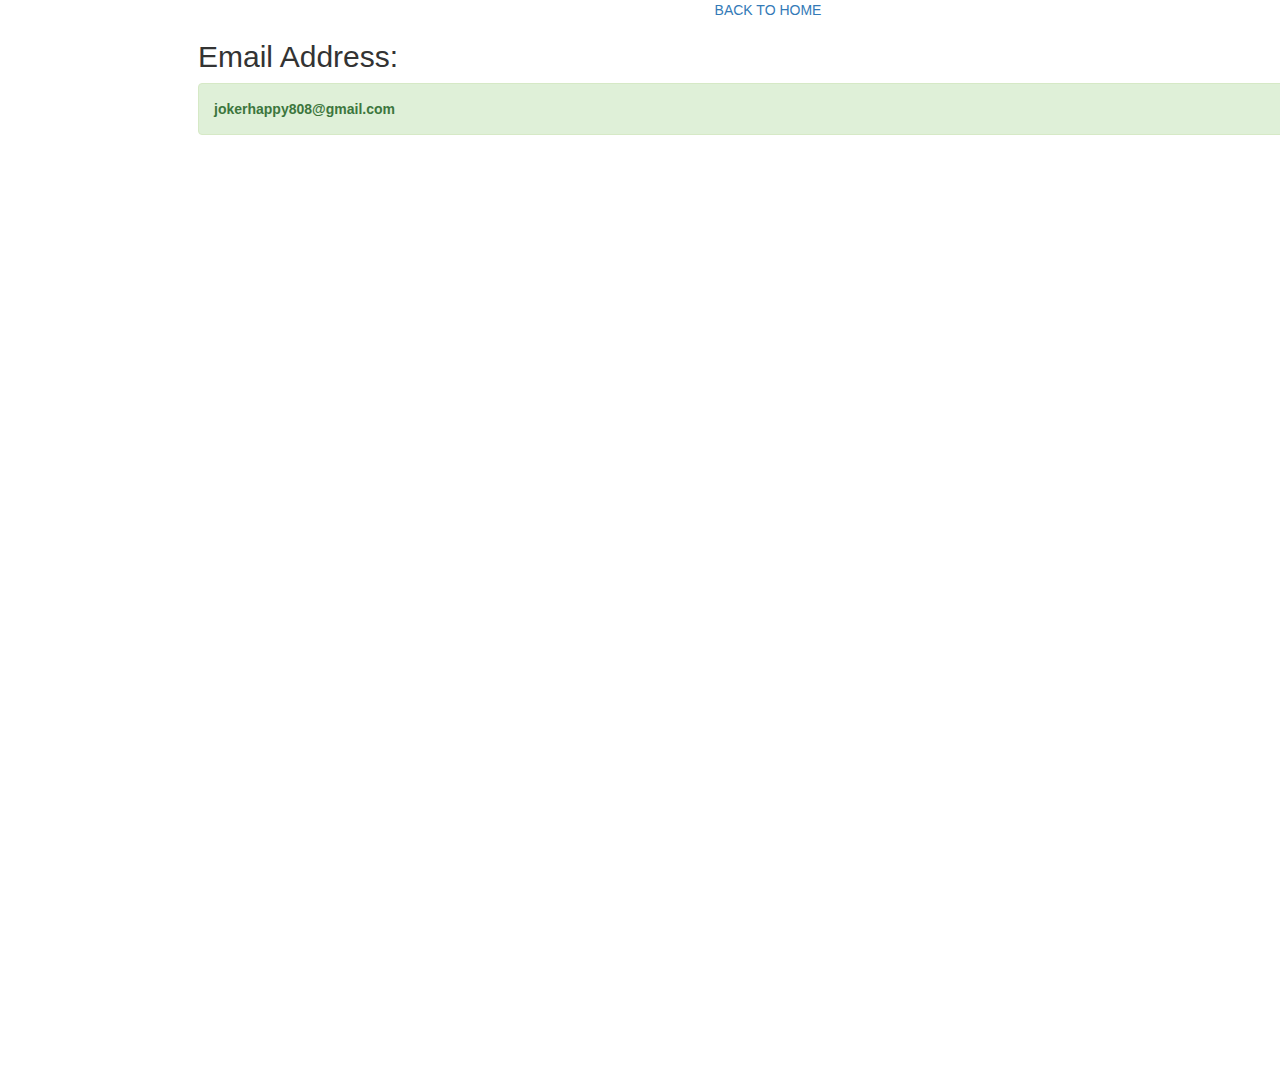
<file: email.html>
<!DOCTYPE html>

<html lang="en">
    <head>
    <link rel="stylesheet" href="imba.css" ">
    </head>
<body>
<main>
<nav>
  <title>Email Address</title>
  <meta charset="utf-8">
  <meta name="viewport" content="width=device-width, initial-scale=1">
  <link rel="stylesheet" href="https://maxcdn.bootstrapcdn.com/bootstrap/3.4.0/css/bootstrap.min.css">
  <script src="https://ajax.googleapis.com/ajax/libs/jquery/3.3.1/jquery.min.js"></script>
  <script src="https://maxcdn.bootstrapcdn.com/bootstrap/3.4.0/js/bootstrap.min.js"></script>
<center><a href="index.html">BACK TO HOME </a></center>

<div class="container">
  <h2>Email Address:</h2>
  <div class="alert alert-success">
    <strong>jokerhappy808@gmail.com</strong>
  </div>
 </main>
</div>
</body>
</html>
</file>
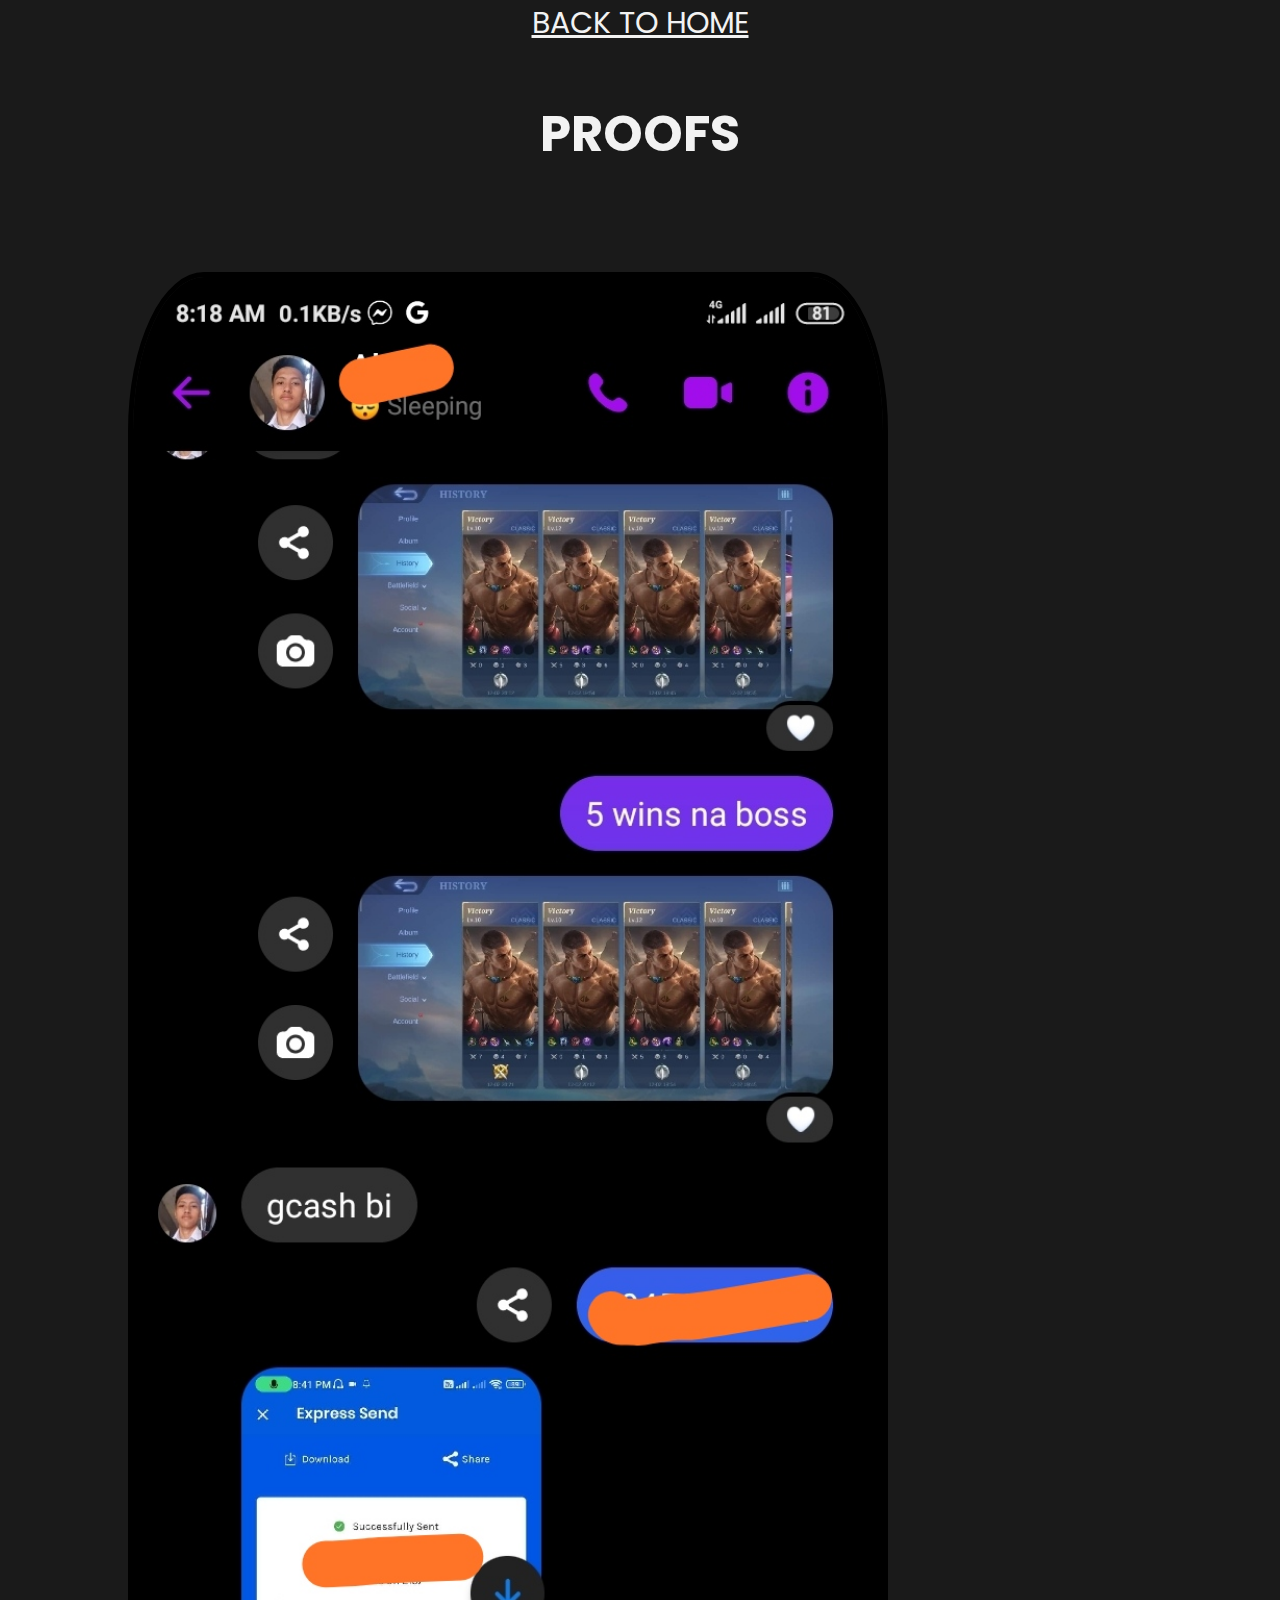
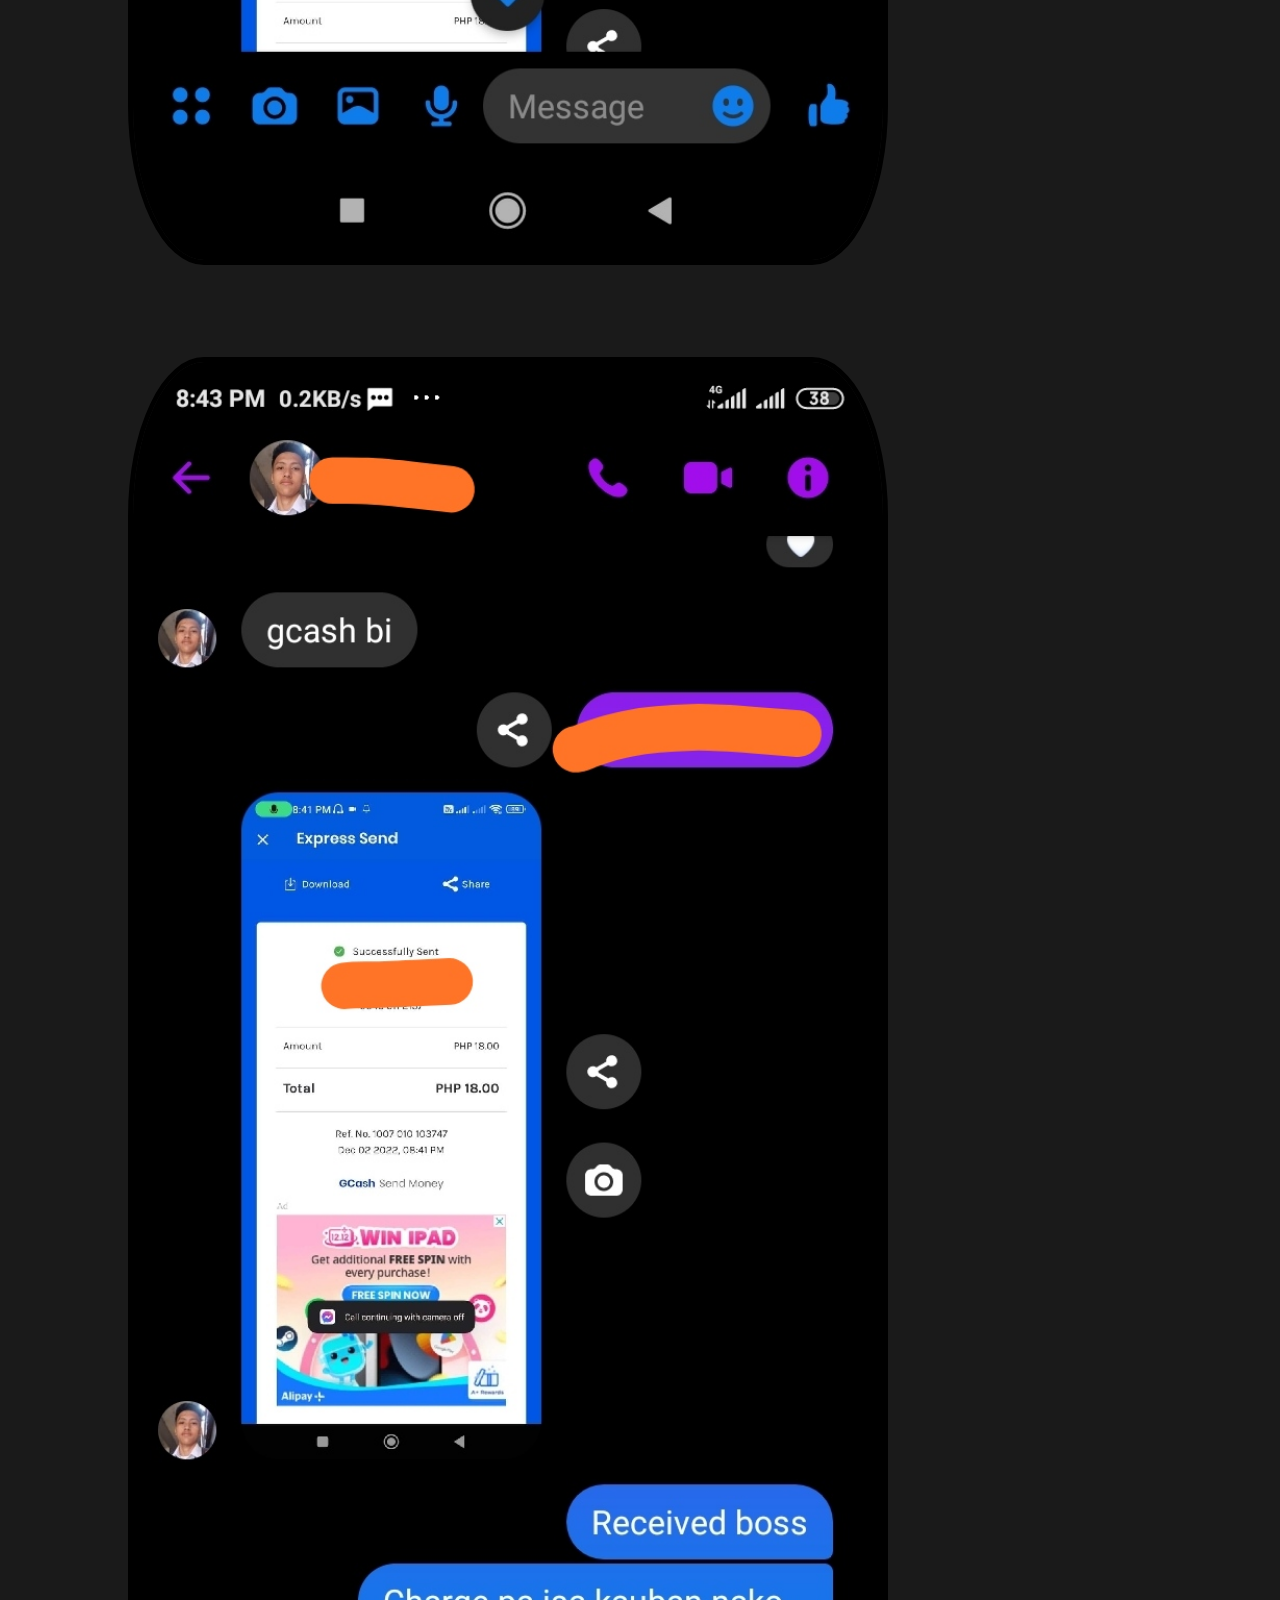
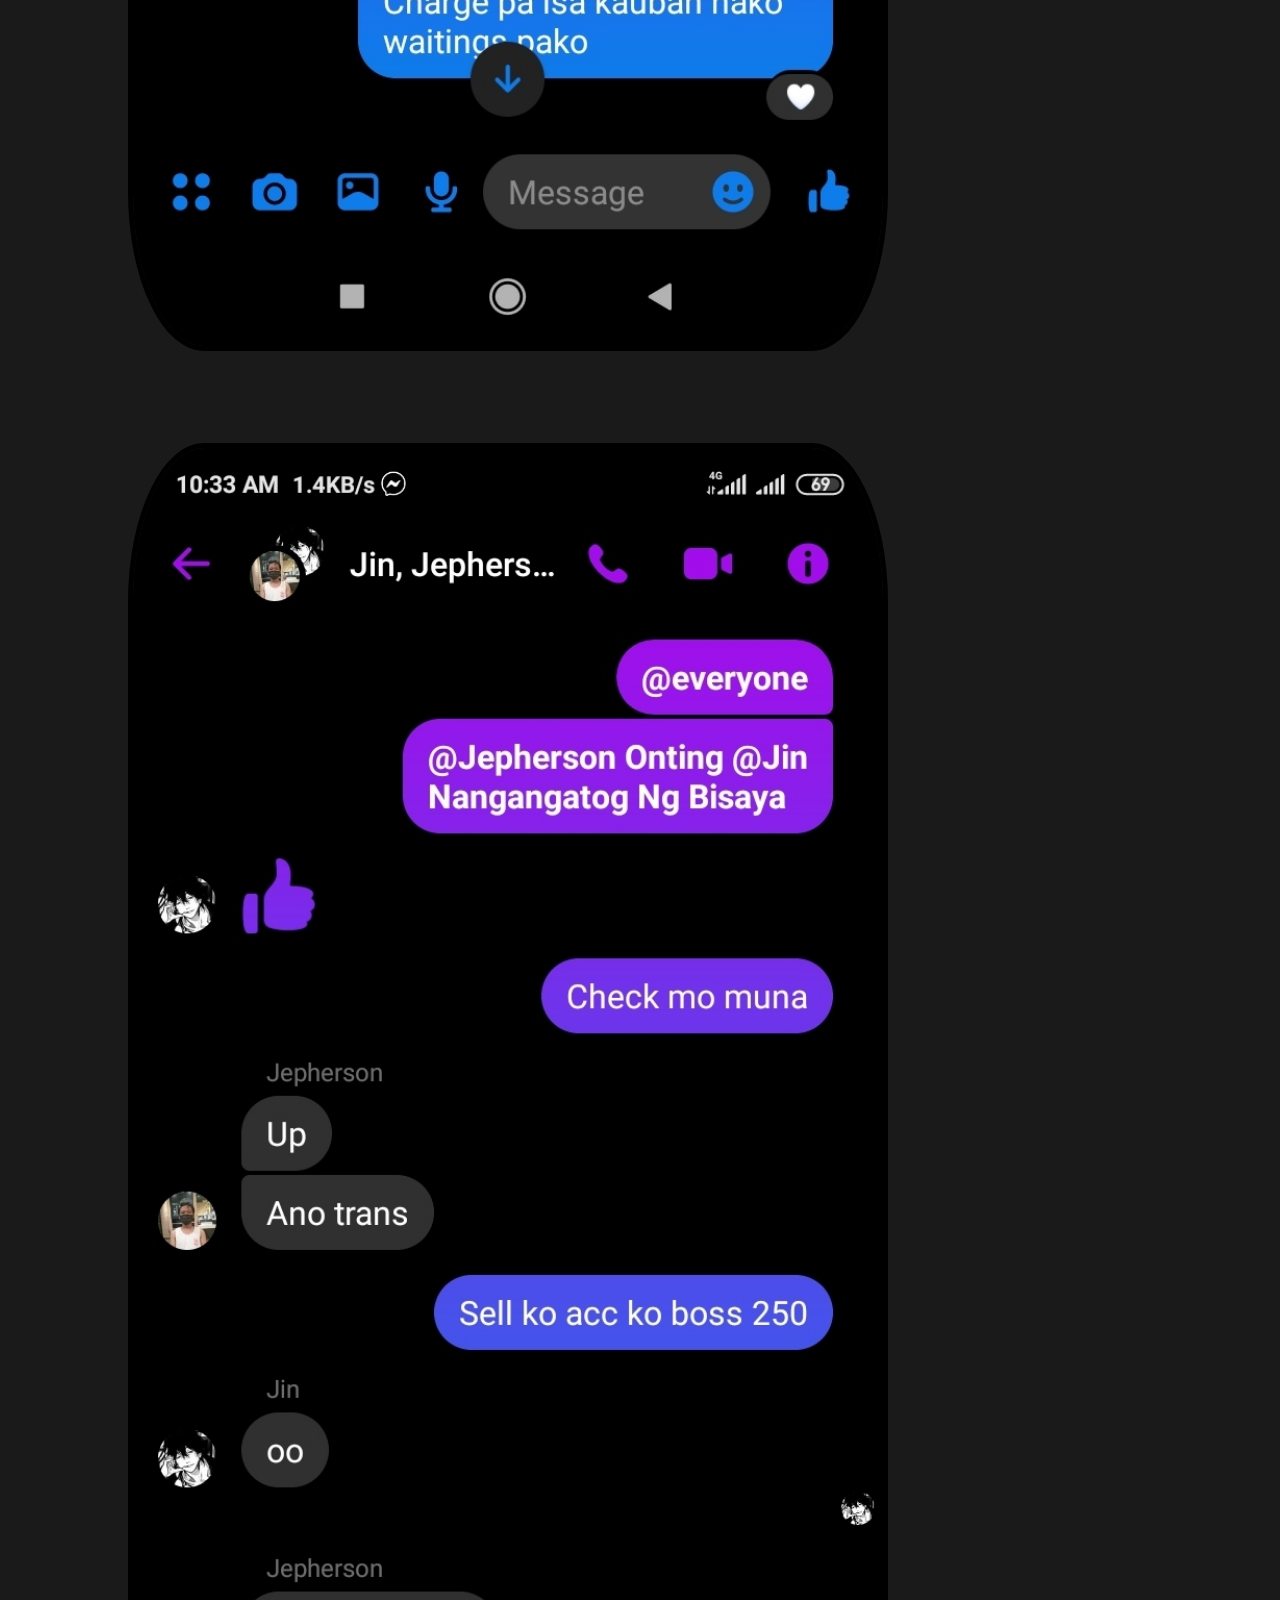
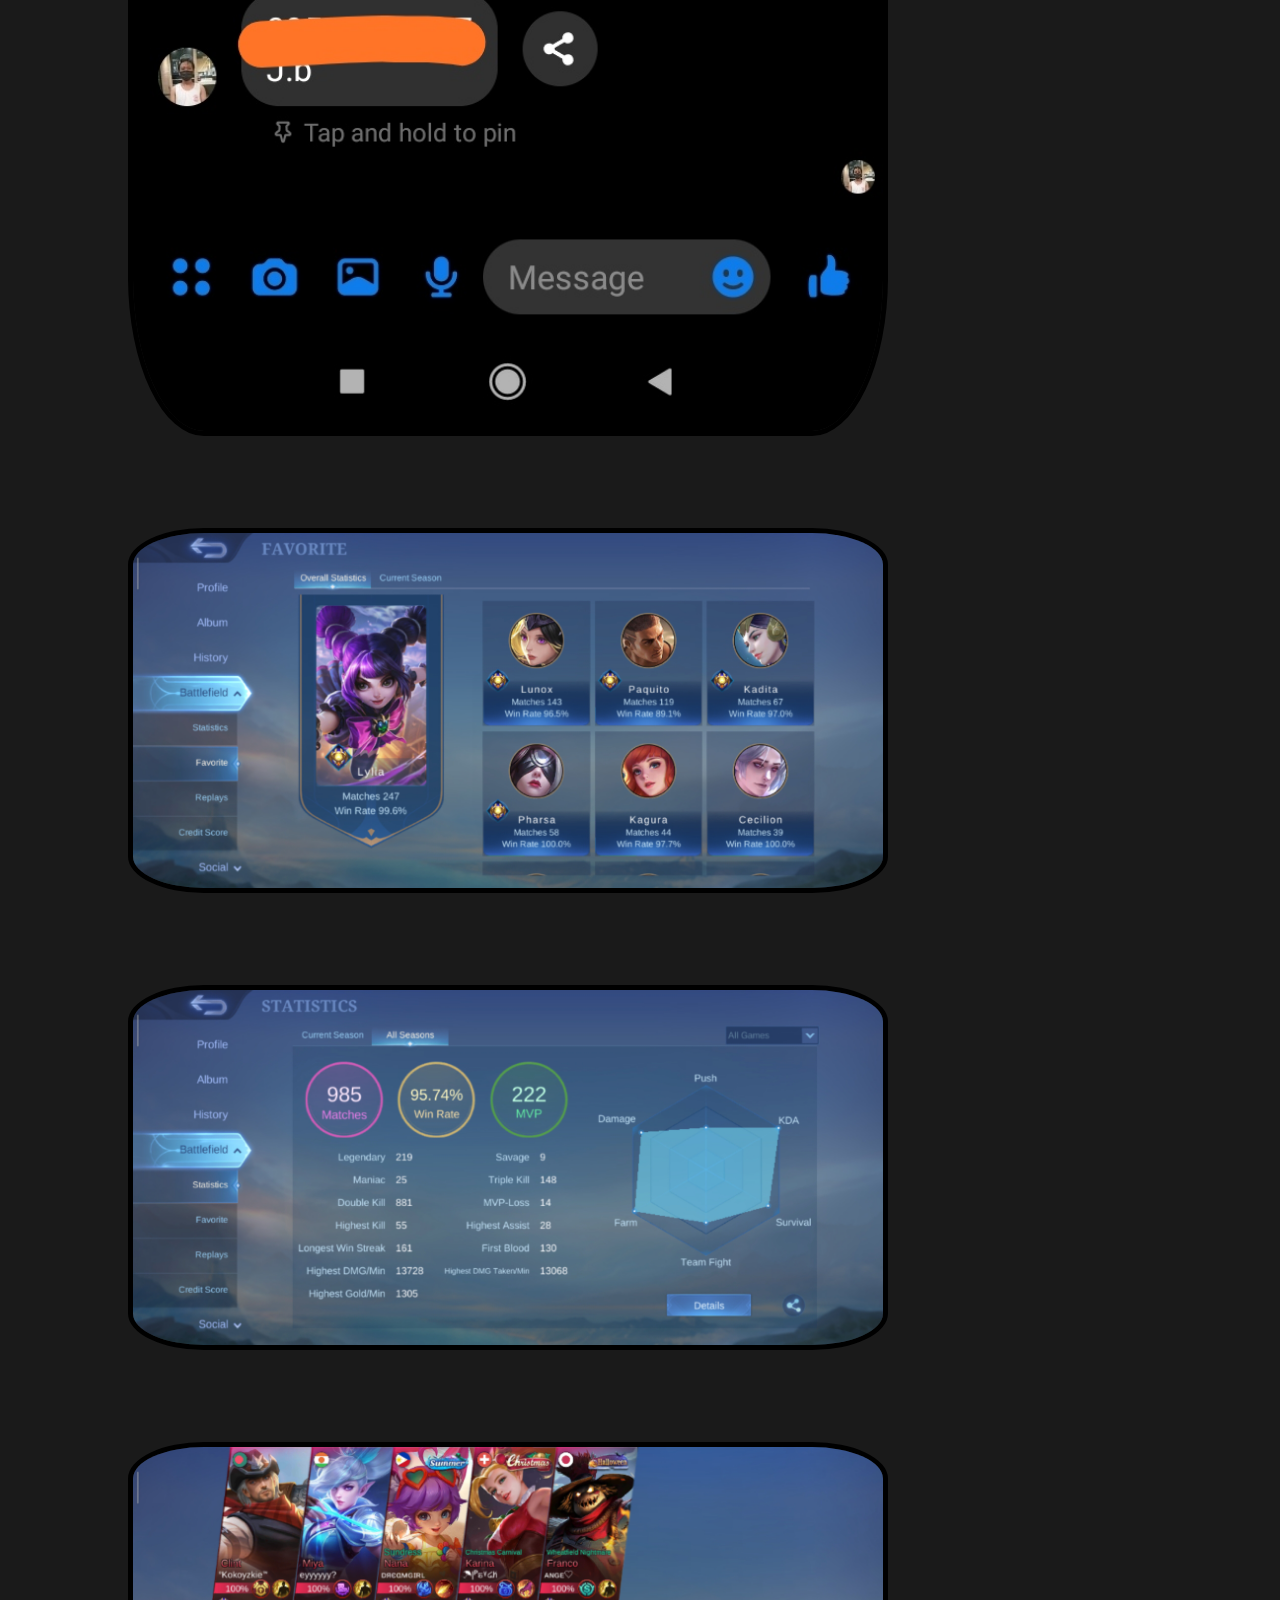
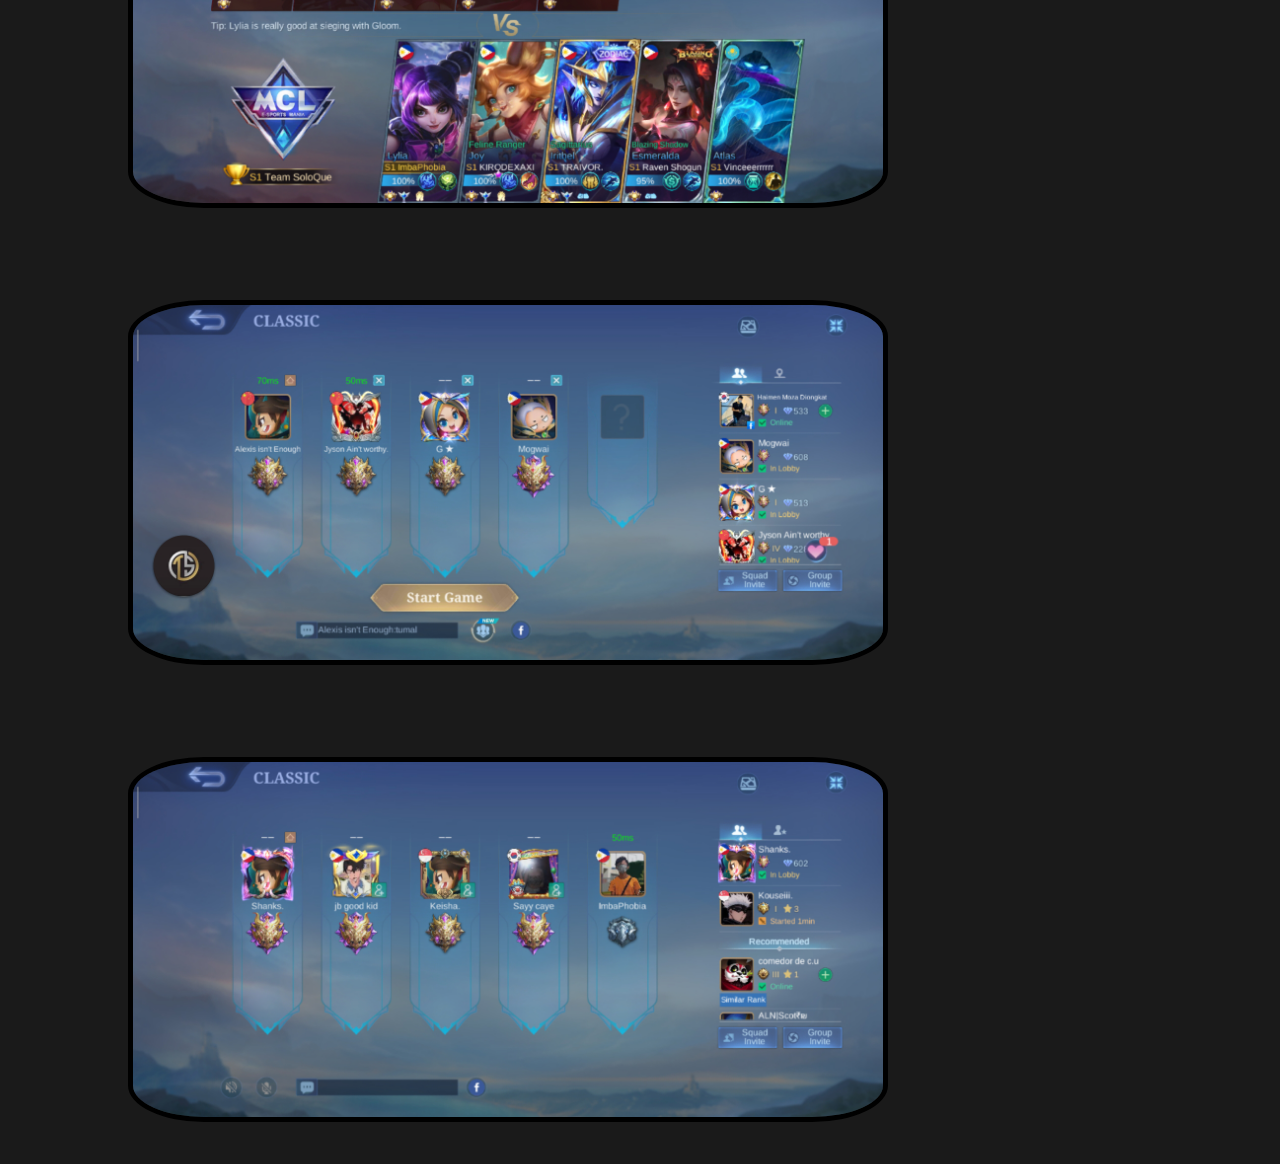
<file: proof.html>
<!DOCTYPE html>
<html>
<head>
<link rel="stylesheet" href="imba.css" ">
<title>Shop</title>
</head>
<div class="proof1">
<center><a href="index.html">BACK TO HOME </a></center>
<h3>PROOFS</h3>
<img src="proof1.png"
<div class="proof2">
<img src="proof2.png">
<img src="proof3.png">
<img src="proof4.png">
<img src="proof5.png">
<img src="proof6.png">
<img src="proof7.png">
<img src="proof8.png">
</div>
</body>
</html>
</file>
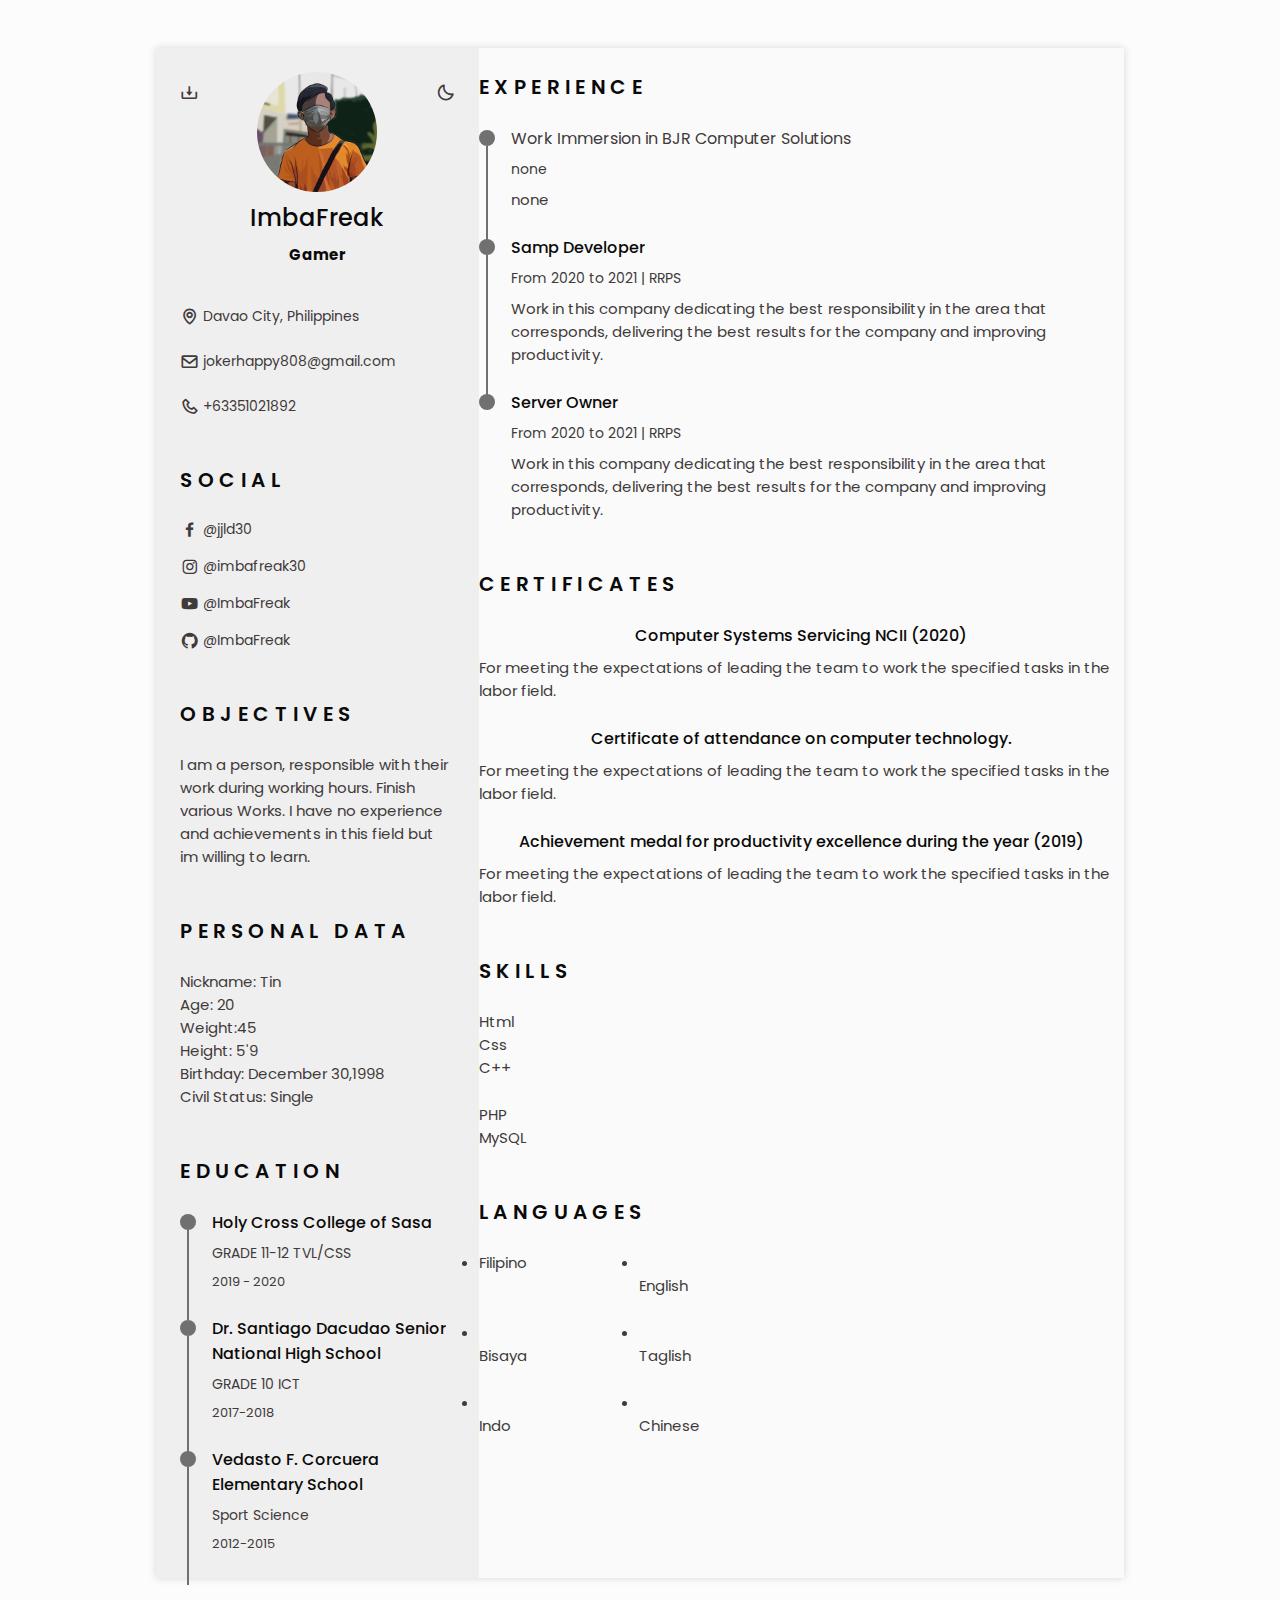
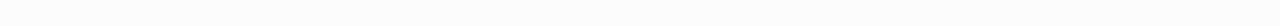
<file: resume.html>
<!DOCTYPE html>
    <html lang="en">
    <head>
        <meta charset="UTF-8">
        <meta name="viewport" content="width=device-width, initial-scale=1.0">

<!--========== BOX ICONS ==========-->
<link rel="stylesheet" href="https://cdn.jsdelivr.net/npm/boxicons@latest/css/boxicons.min.css">

<!--========== CSS ==========-->
<link rel="stylesheet" href="resume.css">

<title>My Resume</title>
</head>
<body>
<!--========== HEADER ==========-->
<header class="l-header" id="header">
<nav class="nav bd-container">
<a href="#" class="nav__logo">ImbaFreak</a>
              
<div class="nav__menu" id="nav-menu">
<ul class="nav__list">
<li class="nav__item">
<a href="#home" class="nav__link active-link">
<i class="bx bx-home nav__icon" ></i>Home
</a>
</li>
                  
<li class="nav__item">
<a href="index.html" class="nav__link">
<i class="bx bx-user nav__icon"></i>Main Page
</a>
</li>
                  
<li class="nav__item">
<a href="#education" class="nav__link">
<i class="bx bx-book nav__icon"></i>Education
</a>
</li>
                  
<li class="nav__item">
<a href="#skills" class="nav__link">
<i class="bx bx-receipt nav__icon"></i>Skills
</a>
</li>
                  
<li class="nav__item">
<a href="#experience" class="nav__link">
<i class="bx bx-briefcase-alt nav__icon"></i>Experience
</a>
</li>
                  
<li class="nav__item">
<a href="#certificates" class="nav__link">
<i class="bx bx-award nav__icon"></i>Certificates
</a>
</li>
                  
<li class="nav__item">
<a href="#references" class="nav__link">
<i class="bx bx-link-external nav__icon"></i>References
</a>
</li>
                  
<li class="nav__item">
<a href="#character" class="nav__link">
<i class='bx bxs-user-detail nav__icon'></i>Characters
</a>
</li>
</ul>
</div>
              
<div class="nav__toggle" id="nav-toggle">
<i class="bx bx-grid-alt nav__icon"></i>
</div>
</nav>
</header>

<main class="l-main bd-container">
<!-- All elements within this div, is generated in pdf -->
<div class="resume" id="area-cv">
<div class="resume__left">
<!--========== HOME ==========-->
<section class="home" id="home">
<div class="home__container section bd-grid">
<div class="home__data bd-grid">
<img src="imba30.jpg" class="home__img">

<h1 class="home__title">ImbaFreak</h1>
<h3 class="home__profession"><b>Gamer</b></h3>

<!-- Button to download CV saved in the pdf folder. Available -->
<div>
<a download="" href="myresume.pdf" class="home__button-movil">Download</a>
</div>
</div>

<div class="home__address bd-grid">
<span class="home__information">
<i class="bx bx-map home__icon"></i>Davao City, Philippines
</span>
</div>

<div class="home__address bd-grid">
<span class="home__information">
<i class="bx bx-envelope home__icon"></i> jokerhappy808@gmail.com
</span>
</div>

<div class="home__address bd-grid">
<span class="home__information">
<i class="bx bx-phone home__icon"></i> +63351021892
</span>
</div>
</div>
<!-- Theme change button -->
<i class='bx bx-moon change-theme' title="Theme" id="theme-button"></i>
    
<!-- Button to generate and download the pdf. Available for desktop. -->
<i class='bx bx-download generate-pdf' title="Generate pdf" id="resume-button"></i>
</section>

                              
<!--========== SOCIAL ==========-->
<section class="social section">
<h2 class="section-title">SOCIAL</h2>

<div class="social__container bd-grid">
<a href="https://www.facebook.com/jjld30?mibextid=ZbWKwL" target="_blank" class="social__link">
<i class='bx bxl-facebook social__icon'></i> @jjld30
</a>
<a href="https://www.facebook.com/tin1430?mibextid=ZbWKwL" target="_blank" class="social__link">
<i class='bx bxl-instagram social__icon' ></i> @imbafreak30
</a>
<a href="https://youtube.com/@imbafreak2547" target="_blank" class="social__link">
<i class='bx bxl-youtube social__icon' ></i> @ImbaFreak
</a>
<a href="https://github.com/ImbaFreak" target="_blank" class="social__link">
<i class='bx bxl-github social__icon'></i> @ImbaFreak
</a>
</div>
</section>

<!--==========OBJECTIVES==========-->
<section class="objectives section" id="objectives">
<h2 class="section-title">Objectives</h2>

<p class="objectives__description">I am a person, responsible with their work during working hours. Finish various Works. I have no experience and achievements in this field but im willing to learn.</p>
                    </section>
<!--========== PERSONAL DATA ==========-->
<section class="personal section" id="personal">
<h2 class="section-title">Personal Data</h2>

<ul>
<li><p class="personal__description">Nickname: Tin</p></li>
<p class="personal__description">Age: 20</p>
<p class="personal__description">Weight:45</p>
<p class="personal__description">Height: 5'9</p>
<p class="personal__description">Birthday: December 30,1998</p>
<p class="personal__description">Civil Status: Single</p>
</ul>
                    </section>
                    
<!--========== EDUCATION ==========-->
<section class="education section" id="education">
<h2 class="section-title">Education</h2>

<div class="education__container bd-grid">
<div class="education__content">
<div class="education__time">
<span class="education__rounder"></span>
<span class="education__line"></span>
</div>

<div class="education__data bd-grid">
<h3 class="education__title">Holy Cross College of Sasa</h3>
<span class="education__studies">GRADE 11-12 TVL/CSS</span>
<span class="education__year">2019 - 2020</span>
</div>
</div>

<div class="education__content">
<div class="education__time">
<span class="education__rounder"></span>
<span class="education__line"></span>
</div>

<div class="education__data bd-grid">
<h3 class="education__title">Dr. Santiago Dacudao Senior National High School</h3>
<span class="education__studies">GRADE 10 ICT </span>
<span class="education__year">2017-2018</span>
</div>
</div>

<div class="education__content">
<div class="education__time">
<span class="education__rounder"></span>
<span class="education__line"></span>
</div>

<div class="education__data bd-grid">
</span>
</div>
<!--<span class="education__line"></span>-->
<div class="education__data bd-grid">
<h3 class="education__title">Vedasto F. Corcuera Elementary School</h3>
<span class="education__studies">Sport Science</span>
<span class="education__year">2012-2015</span>
</div>
</div>
</div>
</section>
</div>
<!--========== EXPERIENCE ==========-->
<div class="resume_right">
<section class="experience section" id="experience">
<h2 class="section-title">EXPERIENCE</h2>

<div class="experience__container bd-grid">
<div class="experience__content">
<div class="experience__time">
<span class="experience__rounder"></span>
<span class="experience__line"></span>
</div>

<div class="experience__data bd-grid">
<p class="experience__title">Work Immersion in BJR Computer Solutions</p>
<span class="experience__company">none</span>
<p class="experience__description">none</p>
</div>
</div>

<div class="experience__content">
<div class="experience__time">
<span class="experience__rounder"></span>
<span class="experience__line"></span>
</div>

<div class="experience__data bd-grid">
<h3 class="experience__title">Samp Developer</h3>
<span class="experience__company">From 2020 to 2021 | RRPS</span>
<p class="experience__description">Work in this company dedicating the best responsibility in the area that corresponds, delivering the best results for the company and improving productivity.</p>
</div>
</div>

<div class="experience__content">
<div class="experience__time">
<span class="experience__rounder"></span>
</div>

<!--<span class="experience__line"></span>-->

<div class="experience__data bd-grid">
<h3 class="experience__title">Server Owner</h3>
<span class="experience__company">From 2020 to 2021 | RRPS</span>
<p class="experience__description">Work in this company dedicating the best responsibility in the area that corresponds, delivering the best results for the company and improving productivity.</p>
</div>
</div>
</div>
</section>

<!--========== CERTIFICATES ==========-->
<section class="certificate section" id="certificates">
<h2 class="section-title">CERTIFICATES</h2>

<div class="certificate__container bd-grid">
<div class="certificate__content">
<h3 class="certificate__title">Computer Systems Servicing NCII (2020)</h3>
<p class="certificate__description">For meeting the expectations of leading the team to work the specified tasks in the labor field.</p>
</div>

<div class="certificate__content">
<h3 class="certificate__title">Certificate of attendance on computer technology.</h3>
<p class="certificate__description">For meeting the expectations of leading the team to work the specified tasks in the labor field.</p>
</div>

<div class="certificate__content">
<h3 class="certificate__title">Achievement medal for productivity excellence during the year (2019)</h3>
<p class="certificate__description">For meeting the expectations of leading the team to work the specified tasks in the labor field.</p>
</div>
</div>
</section>

<!--========== SKILLS  ==========-->
<section class="skills section" id="skills">
<h2 class="section-title">Skills</h2>
  
<div class="skills__content bd-grid">
<ul class="skills__data">
<li class="skills__name">
<span class="skills__circle"></span> Html
</li>
<li class="skills__name">
<span class="skills__circle"></span> Css
</li>
<li class="skills__name">
<span class="skills__circle"></span> C++
</li>
</ul>
  
<ul class="skills__data">
<li class="skills__name">
<span class="skills__circle"></span> PHP
</li>
<li class="skills__name">
<span class="skills__circle"></span> MySQL
</li>
</ul>
</div>
</section>

<!--========== REFERENCES ==========-->
<!--<section class="references section" id="references">
<h2 class="section-title">REFERENCES</h2>
<div class="references__container bd-grid">
<div class="references__content bd-grid">
<span class="reference__subtitle">Sr. Directior</span>
<h3 class="references__title">Mr. Clay Doe</h3>
<ul class="references__contact">
<li>Phone: +62812-XXXX-XXXX</li>
<li>Email: user@gmail.com</li>
</ul>
</div>
<div class="references__content bd-grid">
<span class="reference__subtitle">Mg. Developer</span>
<h3 class="references__title">Mr. Robbinson Bass</h3>
<ul class="references__contact">
<li>Phone: +62812-XXXX-XXXX</li>
<li>Email: user@gmail.com</li>
</ul>
</div>
</div>
</section>-->

<!--========== LANGUAGES ==========-->
<section class="languages section">
<h2 class="section-title">LANGUAGES</h2>

<div class="languages__container">
<div class="languages__content bd-grid">
<li class="languages__name">
<span class="languages__circle"></span> Filipino
</li><br>
<li class="languages__name">
<span class="languages__circle"></span><br> English
</li>
</li>
</li>
<li class="languages__name">
<span class="languages__circle"></span><br> Bisaya
</li><br>
<li class="languages__name">
<span class="languages__circle"></span><br> Taglish
</li>
<li class="languages__name">
<span class="languages__circle"></span><br> Indo
</li><br>
<li class="languages__name">
<span class="languages__circle"></span><br> Chinese
</li>
</div>
</div>
</section>
</div>
</div>        
</main>

<!--========== SCROLL TOP ==========-->
<a href="#" class="scrolltop" id="scroll-top">
<i class='bx bx-up-arrow-alt scrolltop__icon'></i>
        </a>

<!--========== HTML2pdf ==========-->
<script src="html2pdf.bundle.min.js"></script>

<!--========== MAIN JS ==========-->
<script src="main.js"></script>
</body>
</html>
</file>
<file: imba.css>
@import url('https://fonts.googleapis.com/css2?family=Anton&family=Poppins:wght@600&display=swap');
html, 
body {
margin: 0;
padding: 0;
box-sizing: boarder-box;
font-family: 'Poppins', sans-serif;
background-color: #1a1a1a;
}

main {
width: 120vw;
height: 120vh;
color: #333;
}   

.icon-bar {
width: 150%;
background-color: #333;
overflow: auto;
}

.icon-bar a {
float: left;
width: 15%;
text-align: center;
padding: 12px 0;
transition: all 0.3s ease;
color: white;
font-size: 36px;
}

.icon-bar a:hover {
background-color: #000;
}

.active {
background-color: #333;
}

.main-page {
padding: 3%;
}

.row {
display: flex;
}

.imba {
font-size: 35;
background-color: #333;
color: white;
border-radius: 15px;
}  

.col-2 img {
border-radius: 10%;
position: absolute;
top: 75%;
bottom: 0;
width: 700px;
border: 5px solid black;
}

.col-5 img {
border-radius: 10%;
position: absolute;
top: 75%;
bottom: 0;
left: 75%;
right: 0;
width: 700px;
border: 5px solid black;
}

.footer {
position: absolute;
bottom: -40%;
left: 0;
right: 0;
color: white;
margin-top: 150px;
width: 85%;
padding: 20px 40%;
background-color: #333;
color: #efefef;
display: flex;
}

.footer div {
text-align: center;
}

.col-2 {
flex-grow: 2;
}

.footer div h3 {
font-weight: 300;
margin-bottom: 30px;
letter-spacing: 1px;
}

.col-1 a {
display: block;
text-decoration: none;
color: #efefef;
margin-bottom: 10px;
}

form input {
width: 400px;
height: 45px;
border-radius: 4px;
text-align-last: center;
margin-top: 20px;
margin-bottom: 40px;
outline: none;
border: none;
}

form button {
background: transparent;
border: 2px solid #fff;
border-radius: 30px;
color: #fff;
padding: 10px 30px;
font-size: 15px;
cursor: pointer;
}

.socials {
margin-top: 30px;
}

.socials i {
font-size: 35px;
margin: 10px;
cursor: pointer;
}

.proof1 img {
border-radius: 10%;
position: relative;
bottom: 50%;
top: 50%;
left: 10%;
right: 0;
width: 750px;
height: 50%;
margin-top: 50px;
margin-bottom: 35px;
border: 5px solid black;
}

.proof1 h3 {
font-size: 50px;
color: #F2F2F2;
align-items: center;
justify-content: center;
text-align: center;
}

.proof1 center a {
color: #F2F2F2;
font-size: 30px;
}

.proof2 img {
border-radius: 10%;
position: absolute;
bottom: 100%;
top: 0;
left: 50%;
right: 50%;
width: 600px;
height: 30%;
border: 5px solid black;
}

.proof3 img {
border-radius: 10%;
position: absolute;
bottom: 100%;
top: 0;
left: 50%;
right: 50%;
width: 600px;
height: 30%;
border: 5px solid black;
}

.proof4 img {
border-radius: 10%;
position: absolute;
bottom: 100%;
top: 0;
left: 50%;
right: 50%;
width: 600px;
height: 30%;
border: 5px solid black;
}

.proof5 img {
border-radius: 10%;
position: absolute;
bottom: 100%;
top: 0;
left: 50%;
right: 50%;
width: 600px;
height: 30%;
border: 5px solid black;
}

.proof6 img {
border-radius: 10%;
position: absolute;
bottom: 100%;
top: 0;
left: 50%;
right: 50%;
width: 600px;
height: 30%;
border: 5px solid black;
}

.proof7 img {
border-radius: 10%;
position: absolute;
bottom: 100%;
top: 0;
left: 50%;
right: 50%;
width: 600px;
height: 30%;
border: 5px solid black;
}

.proof8 img {
border-radius: 10%;
position: absolute;
bottom: 100%;
top: 0;
left: 50%;
right: 50%;
width: 600px;
height: 30%;
border: 5px solid black;
}

.contact {
width: 100%;
height: 100wh;
}

.contact h1 {
margin: 50px 0;
}

.contact-container {
display: flex;
color: white;
align-items: center;
flex-direction: column;
justify-content: center;
}

.contact-container form {
border-radius: 10px;
display: flex;
padding: 15px;
margin: auto;
border: 1px solid #000;
flex-direction: column;
gap: 10px;
width: 1100px;
align-items: center;
justify-content center;
background-color: #333;
box-shadow:
0 8px 32px 0 rgba( 31, 38, 135, 0.37 );
backdrop-filter:
blur( 15.5px );
-webkit-backdrop-filter:
blur( 15.5px );
border-radius:
10px;
border:
1px solid rgba( 255, 255, 255, 0.18 );
}

.contact-container form input {
border: none;
outline: none;
padding: 10px;
border-radius: 8px;
width: 450px;
}

.contact-container form textarea {
padding: 10px;
outline: none;
border: none;
width: 450px;
}

.contact-container form button {
border: none;
padding: 10px 15px;
background-color: #F2F2F2;
color: black;
cursor: pointer;
width: 200px;
border-radius: 9px;
font-weight: bold;
transition: 0.5s;
}

.contact-container form button:hover {
margin: 0 15px;
border: none;
border-radius: 15px;
padding: 10px 15px;
background:
rgba( 245, 166, 35, 1 );
box-shadow:
0 8px 32px 0 rgba( 31, 38, 135, 0.37 );
backdrop-filter:
blur( 15.5px );
-webkit-backdrop-filter:
blur( 15.5px );
border-radius:
10px;
border:
1px solid rgba( 255, 255, 255, 0.18 );
transform: 1.5s;
}

.phone-container h2 {
color: #F2F2F2;
}

.phone {
background-color: #000;
color: white;
}

.phone1 a {
    color: white;
}

.contact .row{

    display: flex;

    align-items: center;
    justify-content: center;
    flex-wrap: wrap;
}

.contact .row .content{
    flex:1 1 30rem;
    padding:4rem;
    padding-bottom: 0;
}

.contact .row form{
    flex:1 1 45rem;
    padding:2rem;
    margin:2rem;
    margin-bottom: 4rem;
}

.contact .row form .box{
    padding:1.5rem;
    margin:1rem 0;
    background:#FFF;
    color:#fff;
    text-transform: none;
    font-size: 1.7rem;
    width:100%;
}

.contact .row form .box::placeholder{
    text-transform: capitalize;
}

.contact .row form .message{
    height: 15rem;
    resize: none;
}

.contact .row .content .title{
    text-transform: uppercase;
    color:#fff;
    font-size: 3rem;
    padding-bottom: 2rem;
}

.contact .row .content .info h3{
    display: flex;
    align-items: center;
    font-size: 2rem;
    color:#eee;
    padding:1rem 0;
    font-weight: normal;
}

.contact .row .content .info h3 i{
    padding-right: 1rem;
    color:var(--yellow);
}

.btn {
display: block;
margin: auto;
font-size: 20px;
}

.top{
    position: fixed;
    bottom: 7.5rem; right: 2rem;
    display: none;
}

.heading{
    text-align: center;
    margin:0 6rem;
    font-size: 4rem;
    padding:1rem;
    border-bottom: .1rem solid #fff4;
    color:#fff;
}

header{
    top: 0; left: 0;
    height: 55%;
    width: 125%;
    background:#1a1a1a;
    display: flex;
    align-items: center;
    justify-content: center;
    flex-flow: column;
    text-align: center;
}

header .user img{
    height:17rem;
    width:17rem;
    border-radius: 50%;
    object-fit: cover;
    margin-bottom: 1rem;
    margin-top: 5rem;
    border:.7rem solid var(--yellow);
}

header .user .name{
    font-size: 3.5rem;
    color:#fff;
}

header .user .post{
    font-size: 2rem;
    color:#eee;
}

header .navbar{
    width:100%;
}

header .navbar ul{
    padding:1rem 3rem;
}


header .navbar ul li h3{
    display: block;
    padding:1rem;
    margin:1.5rem 0;
    background:#333;
    color:#fff;
    font-size: 2rem;
    border-radius: 5rem;
}

.about .row{

    display: flex;
    align-items: center;
    justify-content: center;
    flex-wrap: wrap;
    padding:1rem 0;
}

.about .row .info{
    flex:1 1 48rem;
    padding:2rem 1rem;
    padding-left: 6rem;
}

.about .row .info h3{
    font-size: 2rem;
    color: #FFF;
    padding:1rem 0;
    font-weight: normal;
}

.about .row .info h3 span{
    color: #FFF;
    padding: 0.5rem;
}

.about .row .counter{
    flex:1 1 48rem;
    display: flex;
    justify-content: center;
    flex-wrap: wrap;
}

.about .row .counter .box{
    width:20rem;
    background: #333;
    text-align: center;
    padding: 2rem;
    margin: 2rem;
}

.about .row .counter .box span{
    font-size: 4rem;
    color:var(--yellow);
}

.about .row .counter .box h3{
    font-size: 2rem;
    color: #FFF;
}
</file>
<file: resume.css>
/*===== GOOGLE FONTS =====*/
@import url('https://fonts.googleapis.com/css2?family=Poppins:wght@400;500;600&display=swap');

/*===== VARIABLES CSS =====*/
:root {
  --header-height: 3rem;
  
  /*========== Colors ==========*/
  --title-color: #0B0A0A;
  --text-color: #403A3A;
  --text-color-light: #707070;
  --container-color: #FAFAFA;
  --container-color-alt: #F0EFEF;
  --body-color: #FCFCFC;

  /*========== Font and typography ==========*/
  --body-font: 'Poppins', sans-serif;
  --h1-font-size: 1.5rem;
  --h2-font-size: 1.25rem;
  --h3-font-size: 1rem;
  --normal-font-size: .938rem;
  --small-font-size: .875rem;
  --smaller-font-size: .813rem;

  /*========== Font weight ==========*/
  --font-medium: 500;
  --font-semi-bold: 600;

  /*========== Margenes ==========*/
  --mb-1: .5rem;
  --mb-2: 1rem;
  --mb-3: 1.5rem;

  /*========== z index ==========*/
  --z-tooltip: 10;
  --z-fixed: 100;
}

/*========== BASE ==========*/
*,::before,::after {
  box-sizing: border-box;
}

html {
  scroll-behavior: smooth;
}

/*========== Variables Dark theme ==========*/
body.dark-theme {
  --title-color: #F2F2F2;
  --text-color: #BFBFBF;
  --container-color: #212121;
  --container-color-alt: #181616;
  --body-color: #2B2B2B;
}

/*========== Button Dark/Light ==========*/
.change-theme {
  position: absolute;
  right: 0;
  top: 2.2rem;
  display: flex;
  color: var(--text-color);
  font-size: 1.2rem;
  cursor: pointer;
}

.change-theme:hover {
  color: var(--title-color)
}

/*========== Font size variables to scale cv ==========*/
body.scale-cv {
  --h1-font-size: .938rem;
  --h2-font-size: .938rem;
  --h3-font-size: .875rem;
  --normal-font-size: .813rem;
  --small-font-size: .75rem;
  --smaller-font-size: .688rem;
}

/*========== Generate pdf button ==========*/
.generate-pdf {
  display: none;
  position: absolute;
  top: 2.2rem;
  left: 0;
  font-size: 1.2rem;
  color: var(--text-color);
  cursor: pointer;
}

.generate-pdf:hover {
  color: var(--title-color);

}

/*========== Classes modified to reduce size and print on A4 sheet ==========*/
.scale-cv .change-theme,
.scale-cv .generate-pdf {
  display: none;
}

.scale-cv .bd-container {
  max-width: 595px;
}

.scale-cv .section {
  padding: 1.5rem 0 .80rem;
}

.scale-cv .section-title {
  margin-bottom: .75rem;
}

.scale-cv .resume__left,
.scale-cv .resume__right {
  padding: 0 1rem;
}

.scale-cv .home__img {
  width: 90px;
  height: 90px;
}

.scale-cv .home__container {
  gap: 1.5rem;
}

.scale-cv .home__data {
  gap: .25rem;
}

.scale-cv .home__address,
.scale-cv .social__container {
  gap: .75rem;
}

.scale-cv .home__icon,
.scale-cv .social_icon,
.scale-cv .interests__icon {
  font-size: 1rem;
}

.scale-cv .education__container,
.scale-cv .experience__container,
.scale-cv .certificate__container {
  gap: 1rem;
}

.scale-cv .education__time,
.scale-cv .experience__time {
  padding-right: .5rem;
}

.scale-cv .education__rounder,
.scale-cv .experience__rounder {
  width: 11px;
  height: 11px;
  margin-top: .22rem;
}

.scale-cv .education__line,
.scale-cv .experience__line {
  width: 1px;
  height: 110%;
  transform: translate(5px, 0);
}

.scale-cv .education__data,
.scale-cv .experience__data {
  gap: .25rem;
}

.scale-cv .skills__name {
  margin-bottom: var(--mb-1);
}

.scale-cv .interests__container {
  column-gap: 2.5rem;
}

body {
  margin: 0 0 var(--header-height) 0;
  padding: 0;
  font-family: var(--body-font);
  font-size: var(--normal-font-size);
  background-color: var(--body-color);
  color: var(--text-color);
}

h1,h2,h3,ul,p {
  margin: 0;
}

h1,h2,h3 {
  color: var(--title-color);
  font-weight: var(--font-medium);
}

ul {
  padding: 0;
  list-style: none;
}

a {
  text-decoration: none;
}

img {
  max-width: 100%;
  height: auto;
}
/*========== CLASS CSS ==========*/
.section {
  padding: 1.5rem 0;
}

.section-title {
  font-size: var(--h2-font-size);
  color: var(--title-color);
  font-weight: var(--font-semi-bold);
  text-transform: uppercase;
  letter-spacing: .35rem;
  text-align: center;
  margin-bottom: var(--mb-3);
}

/*========== LAYOUT ==========*/
.bd-container {
  max-width: 968px;
  width: calc(100% - 3rem);
  margin-left: var(--mb-3);
  margin-right: var(--mb-3);
}

.bd-grid {
  display: grid;
  gap: 1.5rem;
}

.l-header {
  width: 100%;
  position: fixed;
  bottom: 0;
  left: 0;
  z-index: var(--z-fixed);
  background-color: var(--body-color);
  box-shadow: 0 -1px 4px rgba(0,0,0,.1);
  transition: .3s;
}
/*========== NAV ==========*/
.nav {
  height: var(--header-height);
  display: flex;
  justify-content: space-between;
  align-items: center;
}

@media screen and (max-width: 968px) {
  .nav__menu {
    position: fixed;
    bottom: -100%;
    left: 0;
    width: 100%;
    padding: 2rem 1.5rem;
    background-color: var(--body-color);
    box-shadow: 0 1px 4px rgba(0,0,0,.1);
    border-radius: 1rem 1rem 0 0;
    z-index: var(--z-fixed);
    transition: .3;
  }
}

.nav__logo,
.nav__toggle {
  color: var(--title-color);
  font-weight: var(--font-medium);
}

.nav__toggle {
  font-size: 1.2rem;
  cursor: pointer;
}

.nav__item {
  text-align: center;
}

.nav__list {
  display: grid;
  grid-template-columns: repeat(3, 1fr);
  gap: 2rem;
}

.nav__link {
  display: flex;
  flex-direction: column;
  font-size: var(--smaller-font-size);
  color: var(--text-color-light);
  font-weight: var(--font-medium);
}

.nav__link:hover {
  color: var(--title-color);
}

.nav__icon {
  font-size: 1.2rem;
  margin-bottom: var(--mb-1);
}

/* Show menu */
.show-menu {
  bottom: var(--header-height);
}

/* Active menu link */
.active-link {
  color: var(--title-color);
}

/*========== HOME ==========*/
.home {
  position: relative;
}

.home__container {
  gap: 3rem;
}

.home__data {
  gap: .5rem;
  text-align: center;
}

.home__img {
  width: 120px;
  height: 120px;
  border-radius: 50%;
  justify-self: center;
  margin-bottom: var(--mb1);
}

.home__title {
  font-size: var(--h1-font-size);
}

.home__profession {
  font-size: var(--normal-font-size);
  margin-bottom: var(--mb-1);
}

.home__address {
  gap: 1rem;
}

.home__information {
  display: flex;
  align-items: center;
  font-size: var(--small-font-size);
}

.home__icon {
  font-size: 1.2rem;
  margin-right: .25rem;
}

.home__button-movil {
  display: inline-block;
  border: 2px solid var(--text-color);
  color: var(--title-color);
  padding: 1rem 2rem;
  border-radius: .25rem;
  transition: .3s;
  font-weight: var(--font-medium);
  margin-top: var(--mb-3);
}

.home__button-movil:hover {
  background-color: var(--text-color);
  color: var(--container-color)
}

/*========== SOCIAL ==========*/
.social__container {
  grid-template-columns: max-content;
  gap: 1rem;
}

.social__link {
  display: inline-flex;
  align-items: center;
  font-size: var(--small-font-size);
  color: var(--text-color);
}

.social__link:hover {
  color: var(--title-color);
}

.social__icon {
  font-size: 1.2rem;
  margin-right: .25rem;
}

/*==========OBJECTIVES==========*/
.objectives_description {
    text-align: center;
}

/*========== PERSONAL DATA ==========*/
.personal__description {
  text-align: left;
}

/*========== EDUCATION AND EXPERIENCE ==========*/
.education__content,
.experience__content {
  display: flex;
}

.education__time,
.experience__time {
  padding-right: 1rem;
}

.education__rounder,
.experience__rounder {
  position: relative;
  display: block;
  width: 16px;
  height: 16px;
  background-color: var(--text-color-light);
  border-radius: 50%;
  margin-top: .25rem;
}

.education__line,
.experience__line {
  display: block;
  width: 2px;
  height: 110%;
  background-color: var(--text-color-light);
  transform: translate(7px, 0);
}

.education__data,
.experience__data {
  gap: .5rem;
}

.education__title,
.experience__title {
  font-size: var(--h3-font-size);
}

.education__studies,
.experience__company {
  font-size: var(--small-font-size);
  color: var(--text-color);
}

.education__year {
  font-size: var(--smaller-font-size);
}

/*========== HOBBIES, CHARACTERS AND LANGUAGES ==========*/
.hobbies__title {
  font-size: var(--h3-font-size);
  text-align: center;
  margin-bottom: var(--mb-1);
}
/*========== CERTIFICATES ==========*/
.certificate__title {
  font-size: var(--h3-font-size);
  text-align: center;
  margin-bottom: var(--mb-1);
}

/*========== REFERENCES ==========*/
.references__content {
  gap: .25rem;
}

.references__subtitle {
  color: var(--text-color-light);
}

.references__subtitle,
.references__contact {
  font-size: var(--smaller-font-size);
}

.references__title {
  font-size: var(--h3-font-size);
}

/*========== INTERESTS ==========*/
.interests__container {
  grid-template-columns: repeat(3, 1fr);
  margin-top: var(--mb-2);
}

.interests__content {
  display: flex;
  flex-direction: column;
  align-items: center;
}

.interests__icon {
  font-size: 1.5rem;
  color: var(--text-color-light);
  margin-bottom: .25rem;
}

/* Scroll top */
.scrolltop {
  position: fixed;
  right: 1rem;
  bottom: -20%;
  display: flex;
  justify-content: center;
  align-items: center;
  padding: .3rem;
  background-color: var(--container-color-alt);
  border-radius: .4rem;
  z-index: var(--z-tooltip);
  transition: .4s;
  visibility: hidden;
}

.scrolltop__icon {
  font-size: 1.2rem;
  color: var(--text-color);
}

.show-scroll {
  visibility: visible;
  bottom: 5rem;
}

/*========== MEDIA QUERIES ==========*/
/* For small devices, menu two columns */
@media screen and (max-width: 320px) {
  .nav__list {
    grid-template-columns: repeat(2, 1fr);
    gap: 1rem .5rem;
  }
}

/* Classes modified for large screen size */
@media screen and (min-width: 968px) {
  body {
    margin: 3rem 0;
  }

  .bd-container {
    margin-left: auto;
    margin-right: auto;
  }

  .l-header,
  .scrolltop {
    display: none;
  }

  .resume {
    display: grid;
    grid-template-columns: .5fr 1fr;
    background-color: var(--container-color);
    box-shadow: 0 0 8px rgba(13,12,12,.15);
  }

  .resume__left {
    background-color: var(--container-color-alt);
  }

  .resume__left,
  .resume__right {
    padding: 0 1.5rem;
  }

  .generate-pdf {
    display: inline-block;
  }

  .section-title,
  .profile__description {
    text-align: initial;
  }

  .home__container {
    gap: 1.5rem;
  }

  .home__button-movil {
    display: none;
  }

  .references__container {
    grid-template-columns: repeat(2, 1fr);
  }

  .languages__content {
    grid-template-columns: repeat(3, max-content);
    column-gap: 3.5rem;
  }

  .interests__container {
    grid-template-columns: repeat(4, max-content);
    column-gap: 3.5rem;
  }
}
</file>
